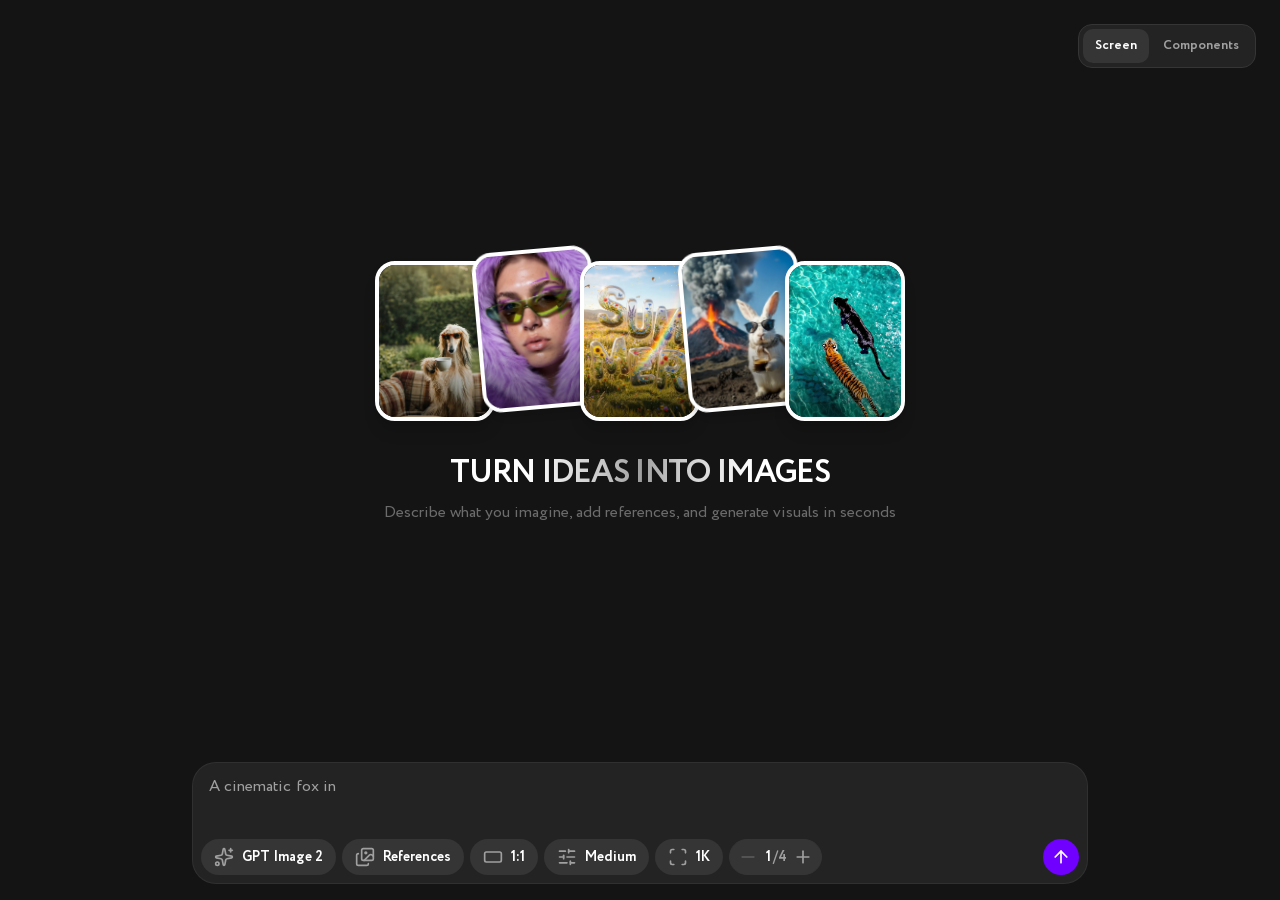
<file: index.html>
<!doctype html>
<html lang="en" class="is-entering">
  <head>
    <meta charset="UTF-8" />
    <meta name="viewport" content="width=device-width, initial-scale=1.0" />
    <meta name="theme-color" content="#141414" />
    <title>Turn Ideas Into Images</title>
    <script>if (new URLSearchParams(location.search).has('storybook')) document.documentElement.classList.add('story-mode');</script>
    <link rel="stylesheet" href="./styles.css?v=20261012-01" />
    <link rel="stylesheet" href="./storybook-frame.css" />
  </head>
  <body>
    <main class="page">
      <header class="page-header">
        <details class="mobile-view-menu">
          <summary aria-label="Local views"><img src="./assets/settings.svg" width="20" height="20" alt="" /></summary>
          <nav class="mobile-view-links" aria-label="Local views">
            <a href="./index.html" aria-current="page">Screen</a>
            <a href="./storybook.html">Components</a>
          </nav>
        </details>
      </header>
      <nav class="view-switch" aria-label="Local views">
        <a href="./index.html" aria-current="page">Screen</a>
        <a href="./storybook.html">Components</a>
      </nav>
      <section class="hero" aria-labelledby="hero-title">
        <div class="image-gallery" aria-label="Example image prompts">
          <button type="button" class="gallery-card gallery-card-one" aria-label="Preview prompt for a dog portrait" data-prompt="A cinematic portrait of an elegant Afghan hound resting on a patterned sofa in a lush garden, soft afternoon light, rich natural colors, detailed fur, editorial photography."><img src="./assets/gallery-1.png" alt="" /></button>
          <button type="button" class="gallery-card gallery-card-two" aria-label="Preview prompt for a fashion portrait" data-prompt="A close-up fashion portrait of a woman with vivid purple hair and translucent green sunglasses, confident expression, iridescent makeup, dramatic studio lighting, high-end editorial photography."><img src="./assets/gallery-2.png" alt="" /></button>
          <button type="button" class="gallery-card gallery-card-three" aria-label="Preview prompt for a surreal flower garden" data-prompt="Surreal chrome letters floating above a field of wildflowers under a bright blue sky, playful dreamlike atmosphere, tiny butterflies, colorful reflections, imaginative 3D art."><img src="./assets/gallery-3.png" alt="" /></button>
          <button type="button" class="gallery-card gallery-card-four" aria-label="Preview prompt for a rabbit near a volcano" data-prompt="A white rabbit wearing tiny sunglasses on dark volcanic rock, an erupting volcano and billowing smoke behind it, cinematic contrast, whimsical adventure photography."><img src="./assets/gallery-4.png" alt="" /></button>
          <button type="button" class="gallery-card gallery-card-five" aria-label="Preview prompt for an underwater tiger" data-prompt="A tiger swimming through crystal-clear turquoise water beside a sleek black panther, sunlight rippling across the pool, overhead view, surreal wildlife photography."><img src="./assets/gallery-5.png" alt="" /></button>
        </div>
        <div class="hero-copy">
          <h1 id="hero-title">TURN IDEAS INTO IMAGES</h1>
          <p>Describe what you imagine, add references, and generate visuals in seconds</p>
        </div>
      </section>

      <section class="generation-grid" id="generation-grid" aria-label="Generation results" hidden></section>
      <div class="composer-region">
      <section class="prompt-field" id="prompt-field" aria-label="Image generation prompt">
        <div class="attachments" id="attachments" hidden></div>
        <div class="input-wrap">
          <label class="sr-only" for="prompt-input">Image prompt</label>
          <textarea id="prompt-input" rows="1" placeholder="A cinematic fox in a neon city"></textarea>
        </div>
        <div class="toolbar">
          <div class="settings" role="group" aria-label="Generation settings">
            <button type="button" class="setting-button model-trigger" id="model-selector" data-menu="model" aria-haspopup="dialog" aria-expanded="false" aria-label="Select model: GPT Image 2">
              <img class="setting-icon" src="./assets/sparkles.svg" width="20" height="20" alt="" />
              <span id="model-name">GPT Image 2</span>
            </button>
            <div id="model-settings" class="model-settings"></div>
            <div class="result-stepper" role="group" aria-label="Number of results">
              <button type="button" class="stepper-control" id="result-decrement" aria-label="Decrease number of results" disabled><img src="./assets/minus.svg" width="20" height="20" alt="" /></button>
              <output class="stepper-value" id="result-count" aria-live="polite" aria-atomic="true"><span class="stepper-current" id="result-current">1</span><span class="stepper-total">/4</span></output>
              <button type="button" class="stepper-control" id="result-increment" aria-label="Increase number of results"><img src="./assets/plus.svg" width="20" height="20" alt="" /></button>
            </div>
          </div>
          <button type="button" class="submit-button" id="submit" aria-label="Enter an image prompt">
            <img src="./assets/arrow-up.svg" width="20" height="20" alt="" />
            <span class="spinner" aria-hidden="true"></span>
          </button>
        </div>
        <div class="drop-overlay" aria-hidden="true">Drop images to add references</div>
      </section>
        <div class="feedback" id="feedback" role="status" aria-live="polite"></div>
      </div>
      <input type="file" id="file-input" accept="image/*" multiple hidden />
    </main>
    <div class="menu-layer" id="menu-layer"></div>
    <dialog class="image-viewer" id="image-viewer" aria-label="Generated image preview">
      <button type="button" class="image-viewer-close" aria-label="Close image preview"><svg width="18" height="18" viewBox="0 0 18 18" fill="none" aria-hidden="true"><path d="M3.5 3.5 14.5 14.5M14.5 3.5 3.5 14.5" stroke="currentColor" stroke-width="2" stroke-linecap="round" /></svg></button>
      <div class="image-viewer-stage"><img class="image-viewer-image" alt="" /></div>
    </dialog>
    <script src="./models.js" defer></script>
    <script src="./app.js?v=20261011-12" defer></script>
    <script src="./generation-grid.js?v=20261012-01" defer></script>
    <script src="./storybook-bridge.js" defer></script>
  </body>
</html>
</file>
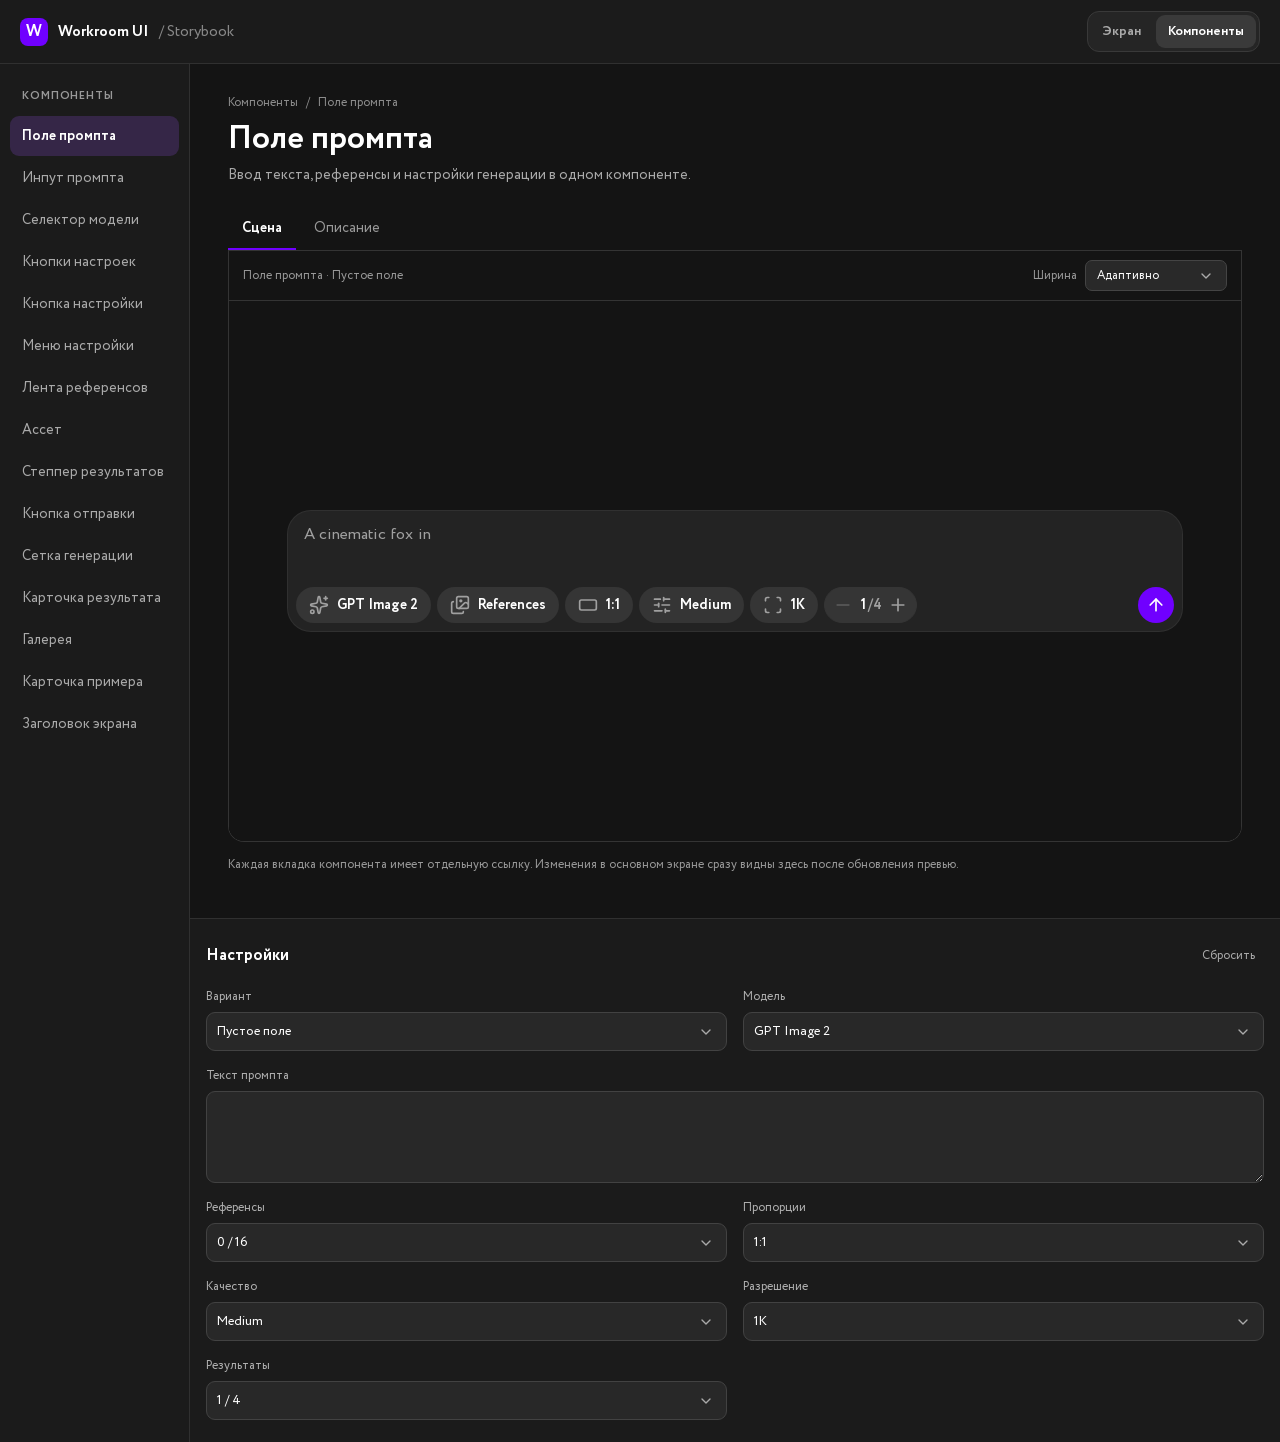
<file: storybook.html>
<!doctype html>
<html lang="ru">
  <head>
    <meta charset="UTF-8" />
    <meta name="viewport" content="width=device-width, initial-scale=1.0" />
    <meta name="theme-color" content="#141414" />
    <title>Компоненты · Turn Ideas Into Images</title>
    <link rel="stylesheet" href="./storybook.css" />
  </head>
  <body>
    <header class="workbench-header">
      <div class="workbench-brand"><span class="brand-mark" aria-hidden="true">W</span><span>Workroom UI</span><span class="brand-suffix">/ Storybook</span></div>
      <nav class="workbench-views" aria-label="Локальные вкладки">
        <a href="./index.html">Экран</a>
        <a href="./storybook.html" aria-current="page">Компоненты</a>
      </nav>
    </header>
    <div class="workbench-layout">
      <aside class="workbench-sidebar" aria-label="Каталог компонентов">
        <div class="sidebar-heading">КОМПОНЕНТЫ</div>
        <nav id="component-nav" aria-label="Выбор компонента"></nav>
      </aside>
      <main class="workbench-main">
        <header class="story-heading">
          <div class="story-path">Компоненты <span aria-hidden="true">/</span> <span id="story-path-name">Поле промпта</span></div>
          <h1 id="story-title">Поле промпта</h1>
          <p id="story-summary"></p>
        </header>
        <div class="story-tabs" role="tablist" aria-label="Режим просмотра">
          <button type="button" id="canvas-tab" role="tab" aria-selected="true" aria-controls="story-canvas">Сцена</button>
          <button type="button" id="docs-tab" role="tab" aria-selected="false" aria-controls="story-docs">Описание</button>
        </div>
        <section id="story-canvas" class="canvas-panel" role="tabpanel" aria-labelledby="canvas-tab">
          <div class="canvas-toolbar">
            <span id="canvas-caption">Реальный компонент экрана</span>
            <label class="viewport-control">Ширина
              <select id="viewport-select" aria-label="Ширина превью">
                <option value="fluid">Адаптивно</option>
                <option value="wide">1400 px</option>
                <option value="desktop">1100 px</option>
                <option value="tablet">768 px</option>
                <option value="mobile">390 px</option>
              </select>
            </label>
          </div>
          <div class="canvas-stage" id="canvas-stage">
            <iframe id="story-frame" title="Превью компонента"></iframe>
          </div>
        </section>
        <section id="story-docs" class="docs-panel" role="tabpanel" aria-labelledby="docs-tab" hidden>
          <h2>О компоненте</h2>
          <p id="docs-description"></p>
          <h3>Варианты</h3>
          <ul id="docs-variants"></ul>
          <h3>Что проверить</h3>
          <p id="docs-interactions"></p>
          <h3>Исходники</h3>
          <ul id="docs-sources"></ul>
        </section>
        <p class="story-hint">Каждая вкладка компонента имеет отдельную ссылку. Изменения в основном экране сразу видны здесь после обновления превью.</p>
      </main>
      <aside class="workbench-controls" aria-label="Настройки превью">
        <div class="controls-heading"><h2>Настройки</h2><button id="reset-controls" type="button">Сбросить</button></div>
        <div id="story-controls"></div>
      </aside>
    </div>
    <script src="./models.js" defer></script>
    <script src="./storybook.js" defer></script>
  </body>
</html>
</file>
<file: styles.css>
@font-face {
  font-family: "Circe";
  src: local("Circe Regular"), local("Circe"), url("./assets/fonts/circe.ttf") format("truetype");
  font-weight: 400;
  font-display: swap;
}

@font-face {
  font-family: "Circe";
  src: local("Circe Bold"), local("Circe-Bold"), url("./assets/fonts/circe-bold.ttf") format("truetype");
  font-weight: 700;
  font-display: swap;
}

:root {
  color-scheme: dark;
  font-family: "Circe", Arial, sans-serif;
  background: #141414;
  color: #fff;
  font-synthesis: none;
}
html.is-entering { overflow: hidden; }
html.has-generation:not(.story-mode),
html.has-generation:not(.story-mode) body { height: 100%; overflow: hidden; }

* { box-sizing: border-box; }

body { margin: 0; min-width: 320px; }
button, textarea { font: inherit; }
button { -webkit-tap-highlight-color: transparent; }
button, a, summary { touch-action: manipulation; }

.page {
  position: relative;
  min-height: 100vh;
  min-height: 100dvh;
  height: 100dvh;
  padding: 16px 16px calc(32px + var(--composer-base-height, 98px));
  display: flex;
  flex-direction: column;
  align-items: center;
}
html.has-generation:not(.story-mode) .page { height: 100dvh; min-height: 0; overflow: hidden; }

.hero {
  display: flex;
  flex: 1;
  flex-direction: column;
  align-items: center;
  justify-content: center;
  gap: 32px;
  width: 100%;
}

.image-gallery { position: relative; width: min(531px, 100%); aspect-ratio: 531 / 184; flex: none; }
.is-entering .image-gallery { pointer-events: none; }
.gallery-card { position: absolute; top: 13.04%; width: 22.6%; aspect-ratio: 3 / 4; padding: 0; overflow: hidden; border: clamp(2px, .4vw, 4px) solid #fff; border-radius: clamp(11px, 2vw, 20px); box-shadow: 0 13px 13px rgba(0,0,0,.09), 0 3px 7px rgba(0,0,0,.1); background: #292929; cursor: pointer; transform: rotate(var(--card-rotation, 0deg)) translate3d(0, 0, 0) scale(1); transform-origin: center; backface-visibility: hidden; will-change: transform, opacity; transition: transform 360ms cubic-bezier(.2,.8,.2,1), box-shadow 360ms ease; animation: card-arrive 600ms cubic-bezier(.16, 1, .3, 1) backwards; }
.gallery-card img { position: absolute; inset: 0; display: block; width: 100%; height: 100%; object-fit: cover; }
.gallery-card.is-previewed, .gallery-card:focus-visible { z-index: 6; transform: rotate(var(--card-rotation, 0deg)) translate3d(0, -8px, 0) scale(1.08); box-shadow: 0 20px 32px rgba(0,0,0,.3), 0 0 0 1px rgba(255,255,255,.2); }
@media (hover: hover) { .gallery-card:hover { z-index: 6; transform: rotate(var(--card-rotation, 0deg)) translate3d(0, -8px, 0) scale(1.08); box-shadow: 0 20px 32px rgba(0,0,0,.3), 0 0 0 1px rgba(255,255,255,.2); } }
.gallery-card:focus-visible { outline: 2px solid #7000ff; outline-offset: 4px; }
.gallery-card-one { left: 0; z-index: 1; animation-delay: 440ms; }
.gallery-card-two { top: 6.52%; left: 19.35%; z-index: 2; --card-rotation: -5deg; animation-delay: 500ms; }
.gallery-card-three { left: 38.7%; z-index: 3; animation-delay: 560ms; }
.gallery-card-four { top: 6.52%; left: 58.05%; z-index: 4; --card-rotation: -5deg; animation-delay: 620ms; }
.gallery-card-five { left: 77.4%; z-index: 5; animation-delay: 680ms; }

.hero-copy { display: flex; flex-direction: column; align-items: center; gap: 8px; text-align: center; }
.hero-copy h1 { margin: 0; color: #fff; font-size: 32px; font-weight: 700; line-height: 40px; letter-spacing: -1.28px; animation: copy-arrive 480ms cubic-bezier(.22, 1, .36, 1) 500ms backwards; }
@supports ((background-clip: text) or (-webkit-background-clip: text)) {
  .hero-copy h1 {
    background-image: linear-gradient(90deg,
      #fff 0%, #fff 10%, #c8c8c8 20%, #9e9e9e 25%, #c8c8c8 30%, #fff 40%, #fff 50%,
      #fff 60%, #c8c8c8 70%, #9e9e9e 75%, #c8c8c8 80%, #fff 90%, #fff 100%);
    background-size: 200% 100%;
    background-position: 100% 50%;
    background-clip: text;
    -webkit-background-clip: text;
    color: transparent;
    -webkit-text-fill-color: transparent;
    animation: copy-arrive 480ms cubic-bezier(.22, 1, .36, 1) 500ms backwards,
      title-gradient 7s linear 1s infinite;
  }
}
.hero-copy p { margin: 0; color: #6c6c6c; font-size: 16px; font-weight: 400; line-height: 24px; animation: copy-arrive 480ms cubic-bezier(.22, 1, .36, 1) 630ms backwards; }
.composer-region { position: absolute; z-index: 6; bottom: 16px; left: 50%; width: min(896px, calc(100% - 32px)); transform: translateX(-50%); background: transparent; }

/* A generation reads like one prompt and its visual response. */
.generation-grid[hidden] { display: none !important; }
.page.has-generation .hero { display: none; }
html:not(.story-mode) .page.has-generation { padding-bottom: 0; }
html:not(.story-mode) .page.has-generation::after {
  content: "";
  position: absolute;
  z-index: 5;
  right: 0;
  bottom: 0;
  left: 0;
  height: calc(var(--composer-current-height, 180px) + 48px);
  background: linear-gradient(to bottom, transparent 0%, rgba(0,0,0,.04) 65%, rgba(0,0,0,.12) 100%);
  pointer-events: none;
}
html:not(.story-mode) .page.has-generation .generation-grid { padding-bottom: calc(var(--composer-current-height, 180px) + 32px); }
.generation-grid {
  flex: 1;
  width: min(100%, 1600px);
  min-height: 0;
  margin-top: 82px;
  padding-bottom: 16px;
  overflow: auto;
  overscroll-behavior: contain;
  scrollbar-width: thin;
  scrollbar-color: #424242 transparent;
}
.generation-grid.is-appearing { animation: generation-grid-enter 620ms cubic-bezier(.22, 1, .36, 1) both; }
@keyframes generation-grid-enter {
  from { opacity: 0; transform: translateY(18px); }
  to { opacity: 1; transform: translateY(0); }
}
.generation-grid-actions { display: flex; justify-content: flex-start; gap: 4px; margin-top: 8px; animation: generation-actions-in 460ms cubic-bezier(.22, 1, .36, 1) 60ms backwards; }
@keyframes generation-actions-in { from { opacity: 0; transform: translateY(8px); } to { opacity: 1; transform: translateY(0); } }
.generation-grid-action { display: grid; place-items: center; width: 28px; height: 28px; padding: 0; border: 0; border-radius: 7px; background: transparent; color: #6c6c6c; cursor: pointer; transition: color 180ms ease, background-color 180ms ease; }
.generation-grid-action img { width: 18px; height: 18px; }
.generation-grid-action:hover { color: #fff; background: #232323; }
.generation-grid-action:hover img { filter: brightness(2.4); }
.generation-grid-action.is-selected { background: #353535; }
.generation-grid-action.is-selected img { filter: brightness(2.4); }
.generation-grid-action:focus-visible, .generation-card-tool:focus-visible { outline: 2px solid #7000ff; outline-offset: 3px; }
.generation-results { display: grid; grid-template-columns: minmax(230px, 300px) minmax(0, 1fr); align-items: start; gap: 12px; width: 100%; }
.generation-prompt-column { display: flex; flex-direction: column; min-width: 0; }
.generation-card-strip { display: grid; grid-template-columns: repeat(var(--result-columns), minmax(0, 1fr)); align-items: start; gap: 12px; min-width: 0; }
.generation-results[data-count="1"] .generation-card { max-width: 520px; }
.generation-prompt-preview { position: relative; display: flex; flex-direction: column; gap: 8px; min-width: 0; padding: 16px; border-radius: 24px; background: #232323; overflow: hidden; overflow-wrap: anywhere; cursor: copy; transition: background-color 180ms ease, box-shadow 180ms ease; }
.generation-prompt-preview:hover { background: #292929; }
.generation-prompt-preview.is-empty-prompt, .generation-prompt-preview.is-empty-prompt:hover { background: #232323; cursor: default; }
.generation-prompt-preview.is-empty-prompt p { color: #6c6c6c; }
.generation-prompt-preview.is-empty-prompt::after { display: none; }
.generation-prompt-preview:focus-visible { outline: 2px solid #888; outline-offset: 2px; }
.generation-prompt-preview.is-copied { background: #303030; box-shadow: inset 0 0 0 1px #6c6c6c; }
.generation-prompt-preview::after { content: attr(data-copy-label); position: absolute; top: 12px; right: 12px; z-index: 1; padding: 5px 8px; border-radius: 7px; background: #393939; color: #fff; font-size: 12px; font-weight: 600; line-height: 16px; white-space: nowrap; opacity: 0; transform: translateY(3px); pointer-events: none; transition: opacity 160ms ease, transform 160ms ease; }
.generation-prompt-preview:focus-visible::after, .generation-prompt-preview.is-copied::after { opacity: 1; transform: translateY(0); }
@media (hover: hover) { .generation-prompt-preview:hover::after { opacity: 1; transform: translateY(0); } }
.generation-prompt-preview p { display: -webkit-box; -webkit-box-orient: vertical; -webkit-line-clamp: var(--prompt-lines, 12); flex: none; overflow: hidden; margin: 0; color: #fff; font-size: 16px; line-height: 22px; }
.generation-prompt-assets { display: flex; flex-wrap: nowrap; gap: 4px; flex: none; min-width: 0; overflow-x: auto; overflow-y: hidden; scrollbar-width: thin; }
.generation-reference-item .attachment { cursor: default; }
.generation-reference-item .attachment:hover > img:first-child { transform: none; }
.generation-card { position: relative; display: grid; place-items: center; min-width: 0; overflow: hidden; border: 0; border-radius: 24px; background: #232323; }
.generation-card.is-loading { background: linear-gradient(105deg, #232323 12%, #353535 34%, #292929 48%, #232323 70%); background-size: 230% 100%; animation: generation-shimmer 2.6s ease-in-out infinite; animation-delay: var(--shimmer-delay, 0s); }
@keyframes generation-shimmer { from { background-position: 100% 50%; } to { background-position: -100% 50%; } }
.generation-card.is-ready { animation: generation-reveal 380ms cubic-bezier(.22,1,.36,1) both; }
@keyframes generation-reveal { from { opacity: .55; transform: scale(.98); } to { opacity: 1; transform: scale(1); } }
.generation-card-preview { position: absolute; inset: 0; display: block; width: 100%; height: 100%; padding: 0; border: 0; background: transparent; cursor: zoom-in; }
.generation-card-preview:focus-visible { outline: 2px solid #a768ff; outline-offset: -2px; }
.generation-card-image { position: absolute; inset: 0; display: block; width: 100%; height: 100%; object-fit: cover; }
.generation-loading { position: relative; display: inline-flex; align-items: center; gap: 8px; padding: 8px 12px; border-radius: 999px; background: rgba(20,20,20,.48); color: #d0d0d0; font-size: 14px; font-weight: 700; line-height: 20px; }
.generation-loading-spinner { width: 16px; height: 16px; border: 2px solid rgba(208,208,208,.3); border-top-color: #d0d0d0; border-radius: 50%; animation: spin 1.4s linear infinite; }
.generation-card.is-error { outline: 2px solid #ff2424; outline-offset: -2px; }
.generation-card-error { display: grid; place-items: center; width: 56px; height: 56px; border: 4px solid #ff2424; border-radius: 50%; color: #ff2424; font-size: 36px; font-weight: 700; line-height: 1; }
.generation-card-overlay { position: absolute; inset: 0; display: flex; align-items: flex-start; justify-content: flex-end; padding: 10px; opacity: 0; pointer-events: none; transition: opacity 260ms cubic-bezier(.22, 1, .36, 1); }
.generation-card:hover .generation-card-overlay, .generation-card:has(.generation-card-tool:focus-visible) .generation-card-overlay, .generation-card.is-demo-hover .generation-card-overlay, .generation-card.is-favorite .generation-card-overlay { opacity: 1; }
.generation-card-tools { display: flex; gap: 6px; pointer-events: none; }
.generation-card:hover .generation-card-tools, .generation-card:has(.generation-card-tool:focus-visible) .generation-card-tools, .generation-card.is-demo-hover .generation-card-tools, .generation-card.is-favorite .generation-card-tools { pointer-events: auto; }
.generation-card.is-favorite:not(:hover):not(:has(.generation-card-tool:focus-visible)):not(.is-demo-hover) .generation-card-tool:not([data-action="favorite"]) { visibility: hidden; pointer-events: none; }
.generation-card-tool { display: grid; place-items: center; width: 32px; height: 32px; padding: 5px; border: 1px solid #707070; border-radius: 50%; background: rgba(58,58,58,.9); cursor: pointer; transition: background-color 180ms ease, border-color 180ms ease; }
.generation-card-tool img { width: 20px; height: 20px; }
.generation-card-tool:hover { background: rgba(96,96,96,.86); border-color: #929292; }
.generation-card-tool[aria-pressed="true"] { background: rgba(71,71,71,.82); }
.image-viewer { position: fixed; inset: 0; width: 100vw; height: 100dvh; max-width: none; max-height: none; margin: 0; padding: 32px 24px 24px; border: 0; overflow: hidden; background: rgba(9,9,9,.97); color: #fff; }
.image-viewer[open] { display: flex; flex-direction: column; align-items: center; gap: 20px; animation: image-viewer-surface-in 320ms ease-out both; }
.image-viewer::backdrop { background: rgba(0,0,0,.88); animation: image-viewer-backdrop-in 320ms ease-out both; }
.image-viewer-stage { display: flex; flex: 1 1 auto; align-items: center; justify-content: center; width: 100%; min-height: 0; }
.image-viewer-image { display: block; width: auto; height: auto; max-width: 100%; max-height: 100%; object-fit: contain; }
.image-viewer[open] .image-viewer-image { animation: image-viewer-image-in 460ms cubic-bezier(.22, 1, .36, 1) 40ms both; }
.image-viewer-close { position: absolute; z-index: 1; top: max(16px, env(safe-area-inset-top)); right: max(16px, env(safe-area-inset-right)); display: grid; place-items: center; width: 44px; height: 44px; padding: 0; border: 1px solid #707070; border-radius: 50%; background: rgba(71,71,71,.72); -webkit-backdrop-filter: blur(8px); backdrop-filter: blur(8px); color: #fff; cursor: pointer; }
.image-viewer-close svg { display: block; }
.image-viewer-close:focus-visible { outline: 2px solid #a768ff; outline-offset: 3px; }
.image-viewer .composer-region { position: relative; z-index: 1; flex: 0 0 auto; bottom: auto; left: auto; width: min(896px, 100%); transform: none; }
.image-viewer[open] .composer-region { animation: image-viewer-composer-in 420ms cubic-bezier(.22, 1, .36, 1) 100ms both; }
.image-viewer .prompt-field { animation: none; }
.image-viewer[open] .image-viewer-close { animation: image-viewer-close-in 260ms ease-out 180ms both; }
@keyframes image-viewer-backdrop-in { from { background: rgba(0,0,0,0); } to { background: rgba(0,0,0,.88); } }
@keyframes image-viewer-surface-in { from { background: rgba(9,9,9,0); } to { background: rgba(9,9,9,.97); } }
@keyframes image-viewer-image-in { from { opacity: 0; transform: translateY(12px) scale(.965); } to { opacity: 1; transform: translateY(0) scale(1); } }
@keyframes image-viewer-composer-in { from { opacity: 0; transform: translateY(14px); } to { opacity: 1; transform: translateY(0); } }
@keyframes image-viewer-close-in { from { opacity: 0; } to { opacity: 1; } }
@media (max-width: 600px) {
  .image-viewer { padding: max(16px, env(safe-area-inset-top)) 12px max(12px, env(safe-area-inset-bottom)); }
  .image-viewer[open] { gap: 12px; }
  .image-viewer .composer-region { width: 100%; }
}

@keyframes card-arrive {
  from { opacity: 0; transform: rotate(var(--card-rotation, 0deg)) translate3d(16px, 8px, 0) scale(.96); }
  to { opacity: 1; transform: rotate(var(--card-rotation, 0deg)) translate3d(0, 0, 0) scale(1); }
}
@keyframes copy-arrive { from { opacity: 0; transform: translateY(8px); } to { opacity: 1; transform: translateY(0); } }
@keyframes title-gradient { from { background-position: 100% 50%; } to { background-position: 0% 50%; } }
@keyframes composer-arrive { from { opacity: 0; transform: translateY(8px) scale(.985); } to { opacity: 1; transform: translateY(0) scale(1); } }

.prompt-field {
  position: relative;
  display: flex;
  flex-direction: column;
  gap: 12px;
  padding: 8px;
  min-height: 122px;
  width: min(896px, 100%);
  border: 1px solid rgba(53, 53, 53, .75);
  border-radius: 24px;
  background: #232323;
  transition: border-color 200ms ease, box-shadow 240ms ease, transform 240ms cubic-bezier(.2,.8,.2,1);
  animation: composer-arrive 510ms cubic-bezier(.22, 1, .36, 1) 100ms backwards;
}
.prompt-field.is-dragging { border-color: #7000ff; transform: scale(1.005); }

.input-wrap { position: relative; padding: 4px 8px; min-height: 56px; display: flex; align-items: center; }
textarea {
  display: block;
  width: 100%;
  min-height: 24px;
  max-height: 168px;
  padding: 0;
  resize: none;
  border: 0;
  outline: 0;
  overflow-y: auto;
  background: transparent;
  color: #fff;
  caret-color: #7000ff;
  font-size: 16px;
  font-weight: 400;
  line-height: 24px;
  letter-spacing: 0;
  overflow-wrap: anywhere;
}
textarea::placeholder { color: #a0a0a0; opacity: 1; }
#prompt-input.is-animated-placeholder::placeholder { color: transparent; }
.prompt-placeholder-words { position: absolute; top: 4px; right: 8px; left: 8px; max-height: 48px; overflow: hidden; color: #a0a0a0; font-size: 16px; line-height: 24px; pointer-events: none; transition: opacity 380ms ease, transform 380ms ease; }
.prompt-placeholder-words[hidden] { display: none; }
.prompt-placeholder-words.is-exiting { opacity: 0; transform: translateY(-3px); }
.prompt-placeholder-word { display: inline-block; margin-right: .28em; opacity: 0; transform: translateY(5px); animation: prompt-word-in 420ms cubic-bezier(.22, 1, .36, 1) forwards; }
@keyframes prompt-word-in { to { opacity: 1; transform: translateY(0); } }
html.has-submitted-prompt #prompt-input::placeholder { animation: prompt-placeholder-in 320ms ease-out both; }
@keyframes prompt-placeholder-in { from { opacity: 0; } to { opacity: 1; } }
@media (prefers-reduced-motion: reduce) { html.has-submitted-prompt #prompt-input::placeholder { animation: none; } }
textarea { transition: height 240ms cubic-bezier(.22, 1, .36, 1); }
#prompt-input { min-height: 48px; }
.input-measure { position: absolute; height: 0; min-height: 0; max-height: none; overflow: hidden; visibility: hidden; pointer-events: none; transition: none; }

.toolbar { display: flex; justify-content: space-between; align-items: flex-end; gap: 12px; }
.settings { display: flex; flex-wrap: wrap; align-items: center; gap: 6px; min-width: 0; padding-right: 16px; }
.setting-button {
  position: relative;
  display: inline-flex;
  align-items: center;
  justify-content: center;
  gap: 8px;
  height: 36px;
  padding: 0 12px;
  flex: none;
  border: 1.5px solid transparent;
  border-radius: 24px;
  background: #353535;
  color: #fff;
  cursor: pointer;
  white-space: nowrap;
  font-size: 14px;
  font-weight: 700;
  line-height: 20px;
  transition: background-color 180ms ease, border-color 180ms ease, transform 220ms cubic-bezier(.2,.8,.2,1), box-shadow 180ms ease;
}
.setting-button:hover { background: #474747; }
.setting-button:active { transform: scale(.96); }
.setting-button[aria-expanded="true"] { background: rgba(255,255,255,.16); border-color: rgba(255,255,255,.88); }
.setting-button.is-filled { border-color: rgba(255,255,255,.82); }
.setting-button:focus-visible, .stepper-control:focus-visible, .submit-button:focus-visible, .menu-item:focus-visible, .attachment:focus-visible, .attachment-remove:focus-visible {
  outline: 2px solid #7000ff;
  outline-offset: 3px;
}
.setting-icon { width: 20px; height: 20px; flex: none; filter: brightness(1.48); }
.button-content { display: inline-flex; gap: 8px; align-items: center; }
.frame-button.is-filled .frame-icon { display: none; }
.chip-thumbnail { display: block; width: 20px; height: 20px; border-radius: 4px; object-fit: cover; }
.result-stepper { display: flex; align-items: center; justify-content: center; gap: 8px; width: 93px; height: 36px; padding: 0 8px; flex: none; border: 1px solid #353535; border-radius: 24px; background: #353535; color: #fff; }
.stepper-control { display: grid; place-items: center; width: 20px; height: 20px; padding: 0; flex: none; border: 0; border-radius: 50%; background: transparent; cursor: pointer; transition: transform 160ms ease; }
.stepper-control img { display: block; width: 20px; height: 20px; filter: brightness(1.48); transition: filter 160ms ease, opacity 160ms ease; }
.stepper-control:hover:not(:disabled) img { filter: brightness(2.36); }
.stepper-control:active:not(:disabled) { transform: scale(.88); }
.stepper-control:disabled { cursor: default; }
.stepper-control:disabled img { opacity: .38; }
.stepper-value { display: flex; align-items: center; justify-content: center; width: 19px; flex: none; font-size: 14px; font-weight: 700; font-variant-numeric: tabular-nums; font-feature-settings: "tnum" 1; line-height: 20px; white-space: nowrap; }
.stepper-current { color: #fff; }
.stepper-total { color: #a0a0a0; }

.submit-button {
  position: relative;
  display: grid;
  place-items: center;
  width: 36px;
  height: 36px;
  padding: 8px;
  border: 0;
  border-radius: 50%;
  flex: none;
  background: #7000ff;
  cursor: pointer;
  transition: background-color 180ms ease, opacity 180ms ease, transform 220ms cubic-bezier(.2,.8,.2,1), box-shadow 180ms ease;
}
.submit-button img { width: 20px; height: 20px; transition: transform 220ms cubic-bezier(.2,.8,.2,1), opacity 180ms ease, filter 180ms ease; }
.submit-button:hover:not(:disabled) { background: #851fff; }
.submit-button:active:not(:disabled) { background: #5200c7; transform: scale(.9); box-shadow: none; }
.submit-button.is-loading { background: #7000ff; cursor: progress; }
.submit-button.is-loading img { opacity: 0; }
.spinner { position: absolute; width: 18px; height: 18px; border: 2px solid rgba(255,255,255,.35); border-top-color: #fff; border-radius: 50%; opacity: 0; }
.is-loading .spinner { opacity: 1; animation: spin .7s linear infinite; }
@keyframes spin { to { transform: rotate(360deg); } }

.attachments {
  display: flex;
  flex-wrap: nowrap;
  align-items: flex-start;
  gap: 4px;
  width: 100%;
  min-width: 0;
  height: 84px;
  padding: 8px 4px 12px 0;
  margin-top: -8px;
  overflow-x: auto;
  overflow-y: hidden;
  overscroll-behavior-inline: contain;
  scrollbar-width: thin;
  scrollbar-color: #5a5a5a transparent;
  animation: enter 240ms cubic-bezier(.2,.8,.2,1) both;
  transition: height 320ms cubic-bezier(.22, 1, .36, 1), padding-top 320ms cubic-bezier(.22, 1, .36, 1), padding-bottom 320ms cubic-bezier(.22, 1, .36, 1);
}
.attachments.is-collapsing { height: 8px; padding-top: 0; padding-bottom: 0; }
.attachments::-webkit-scrollbar { height: 6px; }
.attachments::-webkit-scrollbar-thumb { background: #5a5a5a; border-radius: 6px; }
.attachments::-webkit-scrollbar-track { background: transparent; }
.attachments::after { content: ""; flex: 0 0 12px; }
.attachments.can-scroll-right {
  -webkit-mask-image: linear-gradient(to right, #000 0, #000 calc(100% - 16px), transparent 100%);
  mask-image: linear-gradient(to right, #000 0, #000 calc(100% - 16px), transparent 100%);
}
.attachments.can-scroll-left {
  -webkit-mask-image: linear-gradient(to right, transparent 0, #000 16px, #000 100%);
  mask-image: linear-gradient(to right, transparent 0, #000 16px, #000 100%);
}
.attachments.can-scroll-left.can-scroll-right {
  -webkit-mask-image: linear-gradient(to right, transparent 0, #000 16px, #000 calc(100% - 16px), transparent 100%);
  mask-image: linear-gradient(to right, transparent 0, #000 16px, #000 calc(100% - 16px), transparent 100%);
}
.attachments[hidden] { display: none; }
.attachments:not([hidden]) + .input-wrap { margin-top: -12px; }
.attachment-item { position: relative; width: 64px; height: 64px; flex: none; transition: width 180ms ease, height 180ms ease, opacity 180ms ease, transform 180ms ease; }
.attachment-item.is-removing { width: 0; height: 0; opacity: 0; transform: scale(.88); pointer-events: none; }
.attachment { position: absolute; inset: 0; width: 64px; height: 64px; padding: 0; border: 1px solid #353535; border-radius: 16px; background: #353535; overflow: hidden; cursor: pointer; }
.attachment > img:first-child { display: block; width: 100%; height: 100%; object-fit: cover; transition: transform 240ms ease; }
.attachment:hover > img:first-child { transform: scale(1.08); }
.attachment::after { content: ""; position: absolute; inset: 0; background: linear-gradient(transparent 60%, rgba(0,0,0,.42)); pointer-events: none; }
.attachment-source { position: absolute; z-index: 1; bottom: 5px; left: 5px; display: block; width: 16px; height: 16px; filter: brightness(0) invert(1) drop-shadow(0 1px 2px #000); }
.attachment-item.is-loading .attachment::after { background: rgba(0,0,0,.48); }
.attachment-item.is-error .attachment { border: 2px solid #ff2424; }
.attachment-item.is-error .attachment::after { background: rgba(0,0,0,.68); }
.attachment-item.is-error .attachment-source { display: none; }
.attachment-status { position: absolute; z-index: 2; top: 50%; left: 50%; display: grid; place-items: center; transform: translate(-50%, -50%); }
.attachment-status-loading { width: 22px; height: 22px; border: 2px solid rgba(255,255,255,.35); border-top-color: #fff; border-radius: 50%; animation: attachment-spin .8s linear infinite; }
@keyframes attachment-spin { to { transform: translate(-50%, -50%) rotate(360deg); } }
.attachment-status-error { width: 28px; height: 28px; border: 3px solid #ff2424; border-radius: 50%; color: #ff2424; font-size: 21px; font-weight: 700; line-height: 1; }
.attachment-remove { position: absolute; z-index: 1; top: -7px; right: -7px; display: grid; place-items: center; width: 24px; height: 24px; padding: 0; border: 1px solid #707070; border-radius: 50%; background: rgba(71,71,71,.72); -webkit-backdrop-filter: blur(8px); backdrop-filter: blur(8px); color: #fff; cursor: pointer; opacity: 0; visibility: hidden; pointer-events: none; transform: scale(.88); transition: opacity 160ms ease, visibility 0s linear 160ms, transform 160ms ease, background-color 160ms ease, border-color 160ms ease; }
.attachment-item:hover .attachment-remove, .attachment-item:focus-within .attachment-remove { opacity: 1; visibility: visible; pointer-events: auto; transform: scale(1); transition-delay: 0s; }
.attachment-remove:hover { background: #606060; border-color: #929292; }
.attachment-remove::before, .attachment-remove::after { content: ""; position: absolute; width: 12px; height: 1.7px; border-radius: 2px; background: currentColor; }
.attachment-remove::before { transform: rotate(45deg); }
.attachment-remove::after { transform: rotate(-45deg); }
@media (hover: none) {
  .attachment-remove { opacity: 1; visibility: visible; pointer-events: auto; transform: none; }
}

.menu-layer { position: fixed; inset: 0; z-index: 10; pointer-events: none; transition: background-color 220ms ease; }
.popover {
  position: fixed;
  width: 220px;
  padding: 4px;
  border: 1px solid #353535;
  border-radius: 16px;
  background: #232323;
  box-shadow: 0 12px 32px rgba(0,0,0,.16), 0 28px 64px rgba(0,0,0,.12);
  pointer-events: auto;
  transform-origin: top left;
  animation: menu-in 180ms cubic-bezier(.2,.8,.2,1) both;
}
.popover-title { padding: 8px 12px 5px; color: #a0a0a0; font-size: 12px; font-weight: 700; line-height: 16px; }
.popover.is-closing { animation: menu-out 140ms ease both; pointer-events: none; }
@keyframes menu-out { to { opacity: 0; transform: translateY(-3px) scale(.98); } }
.menu-item { display: flex; align-items: center; gap: 8px; width: 100%; min-height: 38px; padding: 8px 10px; border: 0; border-radius: 10px; background: transparent; color: #fff; text-align: left; cursor: pointer; font-size: 14px; line-height: 20px; transition: background-color 150ms ease; }
.setting-popover .menu-item { min-height: 40px; padding: 8px 12px; border-radius: 12px; font-size: 16px; font-weight: 700; line-height: 24px; }
.menu-item:hover { background: #353535; }
.menu-item[aria-checked="true"] { background: #353535; }
.menu-item-ratio { display: grid; place-items: center; width: 20px; height: 20px; flex: none; }
.menu-item-ratio-shape { display: block; border: 1.5px solid #a0a0a0; border-radius: 3px; }
.menu-item[aria-checked="true"] .menu-item-ratio-shape { border-color: #fff; }
.menu-item-label { min-width: 0; flex: 1; }
.menu-item-check { display: block; width: 16px; height: 16px; flex: none; filter: brightness(2.36); }
.menu-item.danger { color: #ffb3b3; }
.menu-hint { padding: 5px 12px 8px; color: #a0a0a0; font-size: 12px; line-height: 16px; }
.menu-divider { height: 1px; margin: 6px 0; background: #353535; }
.popover.asset-popover { height: calc(var(--asset-peek-height, 247px) + 69px); padding: 8px 0 0; border-radius: 24px; overflow-x: hidden; overflow-y: auto; overflow-anchor: none; scrollbar-width: none; animation: asset-menu-in 220ms ease-out both; }
.popover.asset-popover.is-closing { animation: asset-menu-out 140ms ease both; }
@keyframes asset-menu-in { from { opacity: 0; } to { opacity: 1; } }
@keyframes asset-menu-out { to { opacity: 0; } }
.asset-popover::-webkit-scrollbar { display: none; }
.asset-popover:focus { outline: none; }
.asset-grid { display: grid; grid-template-columns: repeat(3, minmax(0, 1fr)); gap: 6px; padding: 0 8px 8px; }
.asset-grid-tile { position: relative; display: block; width: 100%; aspect-ratio: 1; padding: 0; overflow: hidden; border: 1px solid #424242; border-radius: 16px; background: #353535; cursor: pointer; transform: scale(1); transition: transform 260ms cubic-bezier(.22, 1, .36, 1), border-color 220ms ease, box-shadow 220ms ease, filter 160ms ease; }
.asset-grid-tile > img:first-child { display: block; width: 100%; height: 100%; object-fit: cover; }
.asset-grid-tile:hover:not(:disabled) { filter: brightness(1.12); border-color: #888; }
.asset-grid-tile:active:not(:disabled) { transform: scale(.94); transition-duration: 120ms; }
.asset-grid-tile[aria-pressed="true"] { border-color: #f3f3f3; box-shadow: 0 0 0 1px #f3f3f3; transform: scale(.98); }
.asset-grid-tile[aria-pressed="true"]:hover:not(:disabled) { border-color: #f3f3f3; }
.asset-grid-tile:disabled { opacity: .48; cursor: default; }
.asset-grid-tile:focus-visible { outline: 2px solid #a768ff; outline-offset: -3px; }
.asset-grid-check-badge { position: absolute; top: 6px; right: 6px; display: grid; place-items: center; width: 24px; height: 24px; border: 1px solid #707070; border-radius: 50%; background: rgba(71,71,71,.72); -webkit-backdrop-filter: blur(8px); backdrop-filter: blur(8px); opacity: 0; visibility: hidden; transform: scale(.65) translateY(2px); pointer-events: none; transition: opacity 180ms ease, transform 260ms cubic-bezier(.22, 1, .36, 1), visibility 0s linear 260ms; }
.asset-grid-check { display: block; width: 16px; height: 16px; filter: brightness(0) invert(1); }
.asset-grid-tile[aria-pressed="true"] .asset-grid-check-badge { opacity: 1; visibility: visible; transform: scale(1) translateY(0); transition-delay: 0s; }
.asset-popover-footer { position: sticky; bottom: 0; z-index: 1; display: grid; grid-template-columns: repeat(2, minmax(0, 1fr)); gap: 6px; padding: 8px; border-top: 1px solid #353535; background: #232323; }
.asset-popover-action { display: flex; align-items: center; justify-content: center; gap: 7px; min-width: 0; min-height: 42px; padding: 8px 8px; border: 1px solid transparent; border-radius: 16px; color: #fff; font-size: 14px; font-weight: 700; white-space: nowrap; cursor: pointer; transition: background-color 200ms ease, border-color 200ms ease, opacity 260ms ease, color 200ms ease; }
.asset-popover-action img { width: 20px; height: 20px; flex: none; }
.asset-select-count { display: inline-flex; align-items: center; font-variant-numeric: tabular-nums; font-feature-settings: "tnum" 1; }
.asset-popover-action.is-primary { background: #f3f3f3; color: #171717; }
.asset-popover-action.is-primary img { filter: brightness(0); }
.asset-popover-action.is-primary .stepper-current { color: #171717; }
.asset-popover-action.is-primary .stepper-total { color: #575757; }
.asset-popover-action.is-primary:hover:not(:disabled) { background: #fff; }
.asset-popover-action.is-primary:disabled { opacity: 1; background: #505050; color: #e8e8e8; }
.asset-popover-action.is-primary:disabled img { filter: brightness(0) invert(1); opacity: .85; }
.asset-popover-action.is-primary:disabled .stepper-current { color: #e8e8e8; }
.asset-popover-action.is-primary:disabled .stepper-total { color: #d0d0d0; }
.asset-popover-action.is-secondary { background: #353535; }
.asset-popover-action.is-secondary img { filter: brightness(2.3); }
.asset-popover-action.is-secondary:hover:not(:disabled) { background: #474747; }
.asset-popover-action:disabled { opacity: .4; cursor: default; }
.asset-popover-action:focus-visible { outline: 2px solid #a768ff; outline-offset: 2px; }
@keyframes menu-in { from { opacity: 0; transform: translateY(-5px) scale(.97); } to { opacity: 1; transform: translateY(0) scale(1); } }
@keyframes enter { from { opacity: 0; transform: translateY(-5px); } to { opacity: 1; transform: translateY(0); } }

.drop-overlay { position: absolute; inset: 0; display: grid; place-items: center; border-radius: 23px; background: rgba(35,35,35,.94); color: #fff; opacity: 0; pointer-events: none; transition: opacity 180ms ease; font-size: 16px; font-weight: 700; }
.is-dragging .drop-overlay { opacity: 1; }
.feedback { min-height: 34px; margin-top: 13px; color: #cbaaff; font-size: 14px; opacity: 0; transform: translateY(4px); transition: opacity 200ms ease, transform 200ms ease; }
.composer-region .feedback { position: absolute; bottom: calc(100% + 12px); left: 0; width: 100%; min-height: 0; margin: 0; pointer-events: none; }
.feedback.is-visible { opacity: 1; transform: translateY(0); }
.sr-only { position: absolute; width: 1px; height: 1px; padding: 0; margin: -1px; overflow: hidden; clip: rect(0,0,0,0); white-space: nowrap; border: 0; }

@media (min-width: 1150px) {
  .generation-results[data-count="3"] .generation-card-strip,
  .generation-results[data-count="4"] .generation-card-strip { grid-template-columns: repeat(3, minmax(0, 1fr)); }
}
@media (min-width: 1450px) {
  .generation-results[data-count="4"] .generation-card-strip { grid-template-columns: repeat(4, minmax(0, 1fr)); }
}
@media (max-width: 780px) {
  .generation-results[data-count="2"], .generation-results[data-count="3"], .generation-results[data-count="4"] { grid-template-columns: minmax(0, 1fr); }
  .generation-results > .generation-grid-actions { margin-top: 0; }
}
@media (max-width: 600px) {
  .page.has-generation { padding-top: 0; padding-bottom: 0; }
  .page.has-generation::before {
    content: "";
    position: absolute;
    z-index: 5;
    top: 0;
    right: 0;
    left: 0;
    height: 92px;
    background: linear-gradient(to bottom, #141414, rgba(20,20,20,.9) 48%, transparent);
    pointer-events: none;
  }
  .prompt-field { min-height: 98px; }
  .input-wrap { min-height: 32px; }
  #prompt-input { min-height: 24px; }
  .prompt-placeholder-words { max-height: 24px; white-space: nowrap; }
  .generation-grid {
    width: calc(100% + 32px);
    margin: 0 -16px;
    padding-top: 92px;
    padding-right: 16px;
    padding-bottom: calc(var(--composer-current-height, 180px) + 32px);
    padding-left: 16px;
    overflow-x: hidden;
    overflow-y: auto;
    scrollbar-width: none;
  }
  .generation-grid::-webkit-scrollbar,
  .generation-card-strip::-webkit-scrollbar { display: none; }
  .generation-results { display: flex; flex-direction: column; }
  .generation-prompt-column { display: contents; }
  .generation-grid-actions { order: 2; flex-wrap: wrap; margin-top: 0; }
  .generation-card-strip {
    display: flex;
    order: 1;
    width: calc(100% + 32px);
    margin-right: -16px;
    margin-left: -16px;
    gap: 8px;
    padding: 0 16px;
    overflow-x: auto;
    overscroll-behavior-x: contain;
    scroll-snap-type: x mandatory;
    scroll-padding-inline: 16px;
    scrollbar-width: none;
  }
  .generation-card { flex: 0 0 clamp(224px, 65vw, 280px); scroll-snap-align: start; }
  .hero { gap: 22px; }
  .hero-copy h1 { font-size: clamp(22px, 5.5vw, 32px); line-height: 1.2; letter-spacing: -.04em; }
  .hero-copy p { max-width: 36ch; line-height: 1.4; }
  .settings { gap: 6px; padding-right: 0; }
  .setting-button { padding-inline: 10px; }
  .toolbar { gap: 8px; }
  .submit-button { align-self: flex-end; }
}
@media (max-width: 600px), (hover: none) {
  .generation-card.is-ready .generation-card-overlay { opacity: 1; }
  .generation-card.is-ready .generation-card-tools { pointer-events: auto; }
}
@media (max-height: 520px) {
  .page { height: auto; }
  .hero { min-height: 240px; }
}
@media (prefers-reduced-motion: reduce) {
  *, *::before, *::after { animation-duration: .01ms !important; animation-delay: 0ms !important; animation-iteration-count: 1 !important; transition-duration: .01ms !important; scroll-behavior: auto !important; }
}

.page-header { position: absolute; top: 24px; left: 24px; z-index: 7; animation: copy-arrive 480ms cubic-bezier(.22,1,.36,1) 180ms backwards; }
.view-switch { position: absolute; top: 24px; right: 24px; z-index: 7; display: flex; gap: 2px; padding: 4px; border: 1px solid #353535; border-radius: 14px; background: #232323; }
.view-switch a { display: block; padding: 8px 12px; border-radius: 10px; color: #a0a0a0; font-size: 13px; font-weight: 700; line-height: 18px; text-decoration: none; }
.view-switch a[aria-current="page"] { background: #353535; color: #fff; }
.view-switch a:hover { color: #fff; }
.view-switch a:focus-visible { outline: 2px solid #7000ff; outline-offset: 2px; }
.mobile-view-menu { display: none; }
.model-trigger { max-width: min(220px, 100%); }
.model-trigger #model-name { overflow: hidden; text-overflow: ellipsis; }
.model-trigger:disabled { opacity: .6; cursor: progress; }
.model-settings { display: contents; }
.popover { overflow-y: auto; overscroll-behavior: contain; scrollbar-width: thin; }
.model-popover { display: flex; flex-direction: column; padding: 4px; overflow: hidden; }
.model-search { display: flex; align-items: center; gap: 10px; padding: 10px; border-bottom: 1px solid #424242; flex: none; }
.model-search input { min-width: 0; width: 100%; padding: 4px 0; border: 0; outline: none; background: transparent; color: #fff; font: inherit; font-size: 14px; caret-color: #7000ff; }
.model-search input::placeholder { color: #a0a0a0; }
.model-search:focus-within { border-bottom-color: #424242; }
.model-menu-close { display: none; place-items: center; width: 36px; height: 36px; padding: 0; flex: none; border: 0; border-radius: 50%; background: transparent; color: #a0a0a0; cursor: pointer; }
.model-menu-close svg { display: block; }
.model-menu-close:hover { background: #353535; color: #fff; }
.model-menu-close:focus-visible { outline: 2px solid #a768ff; outline-offset: 2px; }
.model-list { min-height: 0; max-height: min(480px, calc(100dvh - 160px)); overflow-y: auto; overscroll-behavior: contain; scrollbar-width: none; padding: 6px 0 2px; }
.model-list::-webkit-scrollbar { display: none; }
.model-option { min-height: 60px; padding: 10px; }
.model-option-icon { display: block; width: 20px; height: 20px; flex: none; filter: brightness(1.48); }
.model-option-copy { display: flex; flex: 1; flex-direction: column; gap: 2px; min-width: 0; }
.model-option-name { font-size: 16px; font-weight: 700; line-height: 22px; }
.model-option-meta { color: #a0a0a0; font-size: 13px; font-weight: 400; line-height: 18px; }
.model-option[aria-pressed="true"] { background: #353535; }
.model-check { width: 18px; height: 18px; filter: brightness(2.36); }
.menu-item:disabled { opacity: .38; cursor: default; }
.menu-item:disabled:hover { background: transparent; }
.reference-count { display: inline-flex; align-items: center; font-variant-numeric: tabular-nums; white-space: nowrap; }
.attachment-note { align-self: center; flex: none; padding: 4px 8px; color: #a0a0a0; font-size: 12px; white-space: nowrap; }
.library-tabs { display: flex; gap: 4px; padding: 4px; }
.library-tabs button { flex: 1; border: 0; border-radius: 8px; padding: 6px; background: transparent; color: #a0a0a0; font-size: 12px; cursor: pointer; }
.library-tabs button[aria-selected="true"] { background: #474747; color: white; }
.library-tabs button:focus-visible { outline: 2px solid #7000ff; outline-offset: 1px; }
.library-empty { padding: 28px 10px; text-align: center; color: #a0a0a0; font-size: 13px; }
@media (max-width: 600px) {
  html:not(.story-mode), html:not(.story-mode) body { height: 100%; overflow: hidden; overscroll-behavior: none; }
  html:not(.story-mode) .page { min-height: 0; height: 100dvh; overflow: hidden; }
  .page-header { top: 16px; left: 16px; right: 16px; display: flex; align-items: center; justify-content: flex-end; }
  .view-switch { display: none; }
  .mobile-view-menu { position: relative; display: block; }
  .mobile-view-menu summary { display: grid; place-items: center; width: 42px; height: 42px; border: 1px solid #353535; border-radius: 13px; background: #232323; cursor: pointer; list-style: none; -webkit-tap-highlight-color: transparent; }
  .mobile-view-menu summary::-webkit-details-marker { display: none; }
  .mobile-view-menu summary img { display: block; width: 20px; height: 20px; }
  .mobile-view-menu summary:focus-visible { outline: 2px solid #7000ff; outline-offset: 2px; }
  .mobile-view-menu[open] summary { background: #303030; }
  .mobile-view-links { position: absolute; top: calc(100% + 8px); right: 0; display: grid; gap: 2px; min-width: 150px; padding: 5px; border: 1px solid #353535; border-radius: 14px; background: #232323; box-shadow: 0 12px 32px rgba(0,0,0,.3); }
  .mobile-view-links a { padding: 9px 11px; border-radius: 9px; color: #a0a0a0; font-size: 13px; font-weight: 700; text-decoration: none; }
  .mobile-view-links a[aria-current="page"], .mobile-view-links a:hover { background: #353535; color: #fff; }
  .mobile-view-links a:focus-visible { outline: 2px solid #7000ff; outline-offset: -2px; }
  .menu-layer:has(.model-popover:not(.is-closing)) { background-color: rgba(0,0,0,.42); }
  .model-popover { padding: 14px 12px max(12px, env(safe-area-inset-bottom)); border-radius: 24px 24px 0 0; animation: model-sheet-in 280ms cubic-bezier(.22, 1, .36, 1) both; }
  .model-popover.is-closing { animation: model-sheet-out 160ms ease both; }
  .model-search { padding: 2px 4px 12px; }
  .model-search input { font-size: 17px; }
  .model-menu-close { display: grid; }
  .model-list { flex: 1; max-height: none; padding-top: 10px; overscroll-behavior-y: contain; -webkit-overflow-scrolling: touch; }
  .model-option { min-height: 68px; }
  @keyframes model-sheet-in { from { opacity: 0; transform: translateY(18px); } to { opacity: 1; transform: translateY(0); } }
  @keyframes model-sheet-out { to { opacity: 0; transform: translateY(18px); } }
  .hero { min-height: 0; padding-top: 36px; }
  .image-gallery { width: min(360px, 100%); aspect-ratio: 360 / 188; }
  .image-gallery .gallery-card { top: 2%; width: 38%; border-width: clamp(3px, .85vw, 4px); border-radius: clamp(16px, 4.3vw, 21px); }
  .image-gallery .gallery-card-one { left: 0; }
  .image-gallery .gallery-card-two { top: -2%; left: 31%; }
  .image-gallery .gallery-card-three { left: 62%; }
  .image-gallery .gallery-card-four, .image-gallery .gallery-card-five { display: none; }
  .popover.asset-popover { overscroll-behavior-y: auto; -webkit-overflow-scrolling: touch; }
  .asset-popover .asset-grid { grid-auto-rows: var(--asset-tile-size); }
  .asset-popover .asset-grid-tile { height: 100%; aspect-ratio: auto; }
}
@media (max-height: 600px) { .hero { padding-top: 76px; } .page { min-height: 540px; } }
@media (max-width: 600px) {
  html:not(.story-mode) .page { min-height: 0; }
}
@media (hover: none) and (pointer: coarse) {
  .asset-grid-tile { transition: transform 380ms cubic-bezier(.2,.8,.2,1), border-color 280ms ease, box-shadow 280ms ease; }
  .asset-grid-tile:hover:not(:disabled) { filter: none; border-color: #424242; }
  .asset-grid-tile:active:not(:disabled) { transform: scale(.94); transition-duration: 220ms; }
  .asset-grid-tile[aria-pressed="true"]:hover:not(:disabled) { border-color: #f3f3f3; }
  .asset-grid-check-badge { transition-duration: 260ms, 340ms, 0s; transition-timing-function: ease, cubic-bezier(.2,.8,.2,1), linear; }
}
</file>
<file: storybook-frame.css>
/* The component explorer loads the real screen in an iframe and isolates one piece. */
html.story-mode,
html.story-mode body { min-height: 100%; }
html.story-mode .page {
  min-height: 100vh;
  min-height: 100dvh;
  height: auto;
  padding: 32px;
  justify-content: center;
  gap: 0;
}
.story-mode .hero,
.story-mode .page-header,
.story-mode .composer-region,
.story-mode .view-switch,
.story-mode .generation-grid { display: none; }
.story-mode .page-header,
.story-mode .composer-region { position: static; }
.story-mode .page-header { animation: none; }
.story-mode .composer-region { left: auto; bottom: auto; transform: none; width: min(896px, 100%); }
.story-mode .hero { flex: none; width: min(100%, 896px); padding: 0; }
.story-mode .gallery-card,
.story-mode .hero-copy h1,
.story-mode .hero-copy p,
.story-mode .prompt-field { animation: none !important; }
.story-mode[data-story="hero"] .hero-copy h1 { animation: title-gradient 7s linear infinite !important; }
.story-mode[data-story="model"] .page-header { display: block; }
.story-mode[data-story="gallery"] .hero,
.story-mode[data-story="card"] .hero,
.story-mode[data-story="hero"] .hero { display: flex; }
.story-mode[data-story="gallery"] .hero-copy,
.story-mode[data-story="card"] .hero-copy,
.story-mode[data-story="hero"] .image-gallery { display: none; }
.story-mode[data-story="card"] .image-gallery { width: 160px; aspect-ratio: 3 / 4; }
.story-mode[data-story="card"] .gallery-card {
  top: 0;
  left: 0;
  width: 100%;
  height: 100%;
  --card-rotation: 0deg;
}
.story-mode .gallery-card[hidden] { display: none; }
.story-mode[data-story="prompt"] .composer-region,
.story-mode[data-story="input"] .composer-region,
.story-mode[data-story="settings"] .composer-region,
.story-mode[data-story="setting"] .composer-region,
.story-mode[data-story="menu"] .composer-region,
.story-mode[data-story="references"] .composer-region,
.story-mode[data-story="attachment"] .composer-region,
.story-mode[data-story="stepper"] .composer-region,
.story-mode[data-story="submit"] .composer-region,
.story-mode[data-story="generation"] .generation-grid,
.story-mode[data-story="result-card"] .generation-grid { display: block; }
.story-mode[data-story="input"] .prompt-field,
.story-mode[data-story="settings"] .prompt-field,
.story-mode[data-story="setting"] .prompt-field,
.story-mode[data-story="menu"] .prompt-field,
.story-mode[data-story="references"] .prompt-field,
.story-mode[data-story="attachment"] .prompt-field,
.story-mode[data-story="stepper"] .prompt-field,
.story-mode[data-story="submit"] .prompt-field {
  width: 100%;
  min-height: 0;
  padding: 0;
  border: 0;
  background: transparent;
}
.story-mode[data-story="settings"] .input-wrap,
.story-mode[data-story="settings"] .attachments,
.story-mode[data-story="settings"] .submit-button,
.story-mode[data-story="setting"] .input-wrap,
.story-mode[data-story="setting"] .attachments,
.story-mode[data-story="setting"] .submit-button,
.story-mode[data-story="menu"] .input-wrap,
.story-mode[data-story="menu"] .attachments,
.story-mode[data-story="menu"] .submit-button,
.story-mode[data-story="input"] .attachments,
.story-mode[data-story="input"] .toolbar,
.story-mode[data-story="references"] .input-wrap,
.story-mode[data-story="references"] .toolbar,
.story-mode[data-story="attachment"] .input-wrap,
.story-mode[data-story="attachment"] .toolbar,
.story-mode[data-story="stepper"] .input-wrap,
.story-mode[data-story="stepper"] .attachments,
.story-mode[data-story="stepper"] .model-settings,
.story-mode[data-story="stepper"] .submit-button,
.story-mode[data-story="submit"] .input-wrap,
.story-mode[data-story="submit"] .attachments,
.story-mode[data-story="submit"] .settings { display: none !important; }
.story-mode[data-story="settings"] .result-stepper,
.story-mode[data-story="setting"] .result-stepper,
.story-mode[data-story="menu"] .result-stepper { display: none; }
.story-mode[data-story="settings"] .settings,
.story-mode[data-story="setting"] .settings,
.story-mode[data-story="menu"] .settings { padding-right: 0; justify-content: center; }
.story-mode .setting-button[hidden] { display: none !important; }
.story-mode[data-story="input"] .composer-region { width: min(760px, 100%); }
.story-mode[data-story="input"] .input-wrap { min-width: min(600px, 100%); }
.story-mode[data-story="references"] .composer-region { width: min(760px, 100%); }
.story-mode[data-story="references"] .attachments { margin: 0; }
.story-mode[data-story="attachment"] .composer-region { width: 260px; }
.story-mode[data-story="attachment"] .attachments { width: 260px; height: 260px; margin: 0; padding: 14px 14px 0 0; overflow: visible; }
.story-mode[data-story="attachment"] .attachment-item,
.story-mode[data-story="attachment"] .attachment { width: 240px; height: 240px; }
.story-mode[data-story="attachment"] .attachment { border-radius: 26px; }
.story-mode[data-story="attachment"] .attachment-source { width: 16px; height: 16px; bottom: 12px; left: 12px; }
.story-mode[data-story="attachment"] .attachment-status-loading { width: 48px; height: 48px; border-width: 4px; }
.story-mode[data-story="attachment"] .attachment-status-error { width: 72px; height: 72px; border-width: 6px; font-size: 52px; }
.story-mode[data-story="attachment"] .attachment-item.is-error .attachment { border-width: 3px; }
.story-mode[data-story="attachment"] .attachment-remove { display: none; }
.story-mode[data-story="attachment"] .attachment-item:not(:first-child) { display: none; }
.story-mode[data-story="attachment"][data-variant="hovered"] .attachment > img:first-child { transform: scale(1.08); }
.story-mode[data-story="stepper"] .composer-region,
.story-mode[data-story="submit"] .composer-region { width: auto; }
.story-mode[data-story="stepper"] .prompt-field,
.story-mode[data-story="submit"] .prompt-field { width: auto; }
.story-mode[data-story="stepper"] .settings { padding: 0; }
.story-mode[data-story="stepper"] .toolbar,
.story-mode[data-story="submit"] .toolbar { justify-content: center; }
.story-mode[data-story="prompt"] .composer-region .feedback { bottom: calc(100% + 10px); }
.story-mode[data-story="generation"] .generation-grid { flex: none; margin: 0; padding: 0; overflow: visible; }
.story-mode[data-story="result-card"] .generation-grid { flex: none; width: min(280px, 100%); margin: 0; padding: 0; overflow: visible; }
.story-mode[data-story="result-card"] .generation-prompt-column { display: none; }
.story-mode[data-story="result-card"] .generation-results { display: block; }
.story-mode[data-story="result-card"] .generation-card-strip { display: block; padding: 0; overflow: visible; }
.story-mode[data-story="result-card"] .generation-card { width: 100%; }
@media (max-width: 600px) {
  html.story-mode .page { padding: 24px 16px; }
  .story-mode .hero { padding: 0; }
}
</file>
<file: storybook.css>
@font-face { font-family: Circe; src: local("Circe Regular"), local("Circe"), url("./assets/fonts/circe.ttf") format("truetype"); font-weight: 400; font-display: swap; }
@font-face { font-family: Circe; src: local("Circe Bold"), local("Circe-Bold"), url("./assets/fonts/circe-bold.ttf") format("truetype"); font-weight: 700; font-display: swap; }
:root { color-scheme: dark; font-family: Circe, Arial, sans-serif; background: #141414; color: #fff; }
* { box-sizing: border-box; }
body { margin: 0; min-width: 320px; }
button, input, select, textarea { font: inherit; }
button, select { cursor: pointer; }
a { color: inherit; }
:focus-visible { outline: 2px solid #7000ff; outline-offset: 3px; }
.workbench-header { height: 64px; padding: 0 20px; display: flex; justify-content: space-between; align-items: center; gap: 16px; border-bottom: 1px solid #303030; background: #1b1b1b; }
.workbench-brand { display: flex; align-items: center; gap: 10px; font-size: 15px; font-weight: 700; white-space: nowrap; }
.brand-mark { display: grid; place-items: center; width: 28px; height: 28px; border-radius: 8px; background: #7000ff; color: white; font-size: 16px; }
.brand-suffix { color: #888; font-weight: 400; }
.workbench-views { display: flex; gap: 3px; padding: 3px; border: 1px solid #393939; border-radius: 12px; background: #252525; }
.workbench-views a { padding: 7px 12px; border-radius: 9px; color: #aaa; font-size: 13px; font-weight: 700; text-decoration: none; }
.workbench-views a[aria-current="page"] { background: #3a3a3a; color: white; }
.workbench-views a:hover { color: white; }
.workbench-layout { display: grid; grid-template-columns: 218px minmax(0, 1fr) 272px; min-height: calc(100dvh - 64px); }
.workbench-sidebar, .workbench-controls { background: #1b1b1b; }
.workbench-sidebar { padding: 24px 10px; border-right: 1px solid #303030; }
.sidebar-heading { padding: 0 12px 12px; color: #999; font-size: 11px; font-weight: 700; letter-spacing: .08em; }
#component-nav { display: flex; flex-direction: column; gap: 2px; }
#component-nav button { width: 100%; padding: 10px 12px; border: 0; border-radius: 9px; background: transparent; color: #aaa; text-align: left; font-size: 14px; }
#component-nav button:hover { background: #2b2b2b; color: white; }
#component-nav button[aria-current="page"] { background: #352647; color: white; font-weight: 700; }
.workbench-main { min-width: 0; padding: 30px clamp(18px, 3vw, 42px); }
.story-heading { margin-bottom: 22px; }
.story-path { margin-bottom: 9px; color: #8e8e8e; font-size: 12px; }
.story-path span[aria-hidden] { margin: 0 5px; }
.story-heading h1 { margin: 0 0 7px; font-size: clamp(24px, 2.8vw, 32px); line-height: 1.2; }
.story-heading p { margin: 0; color: #aaa; font-size: 14px; line-height: 1.5; }
.story-tabs { display: flex; gap: 4px; padding-bottom: 0; border-bottom: 1px solid #343434; }
.story-tabs button { padding: 10px 14px; border: 0; border-bottom: 2px solid transparent; background: transparent; color: #999; font-size: 14px; }
.story-tabs button:hover { color: white; }
.story-tabs button[aria-selected="true"] { border-bottom-color: #7000ff; color: white; font-weight: 700; }
.canvas-panel { border: 1px solid #343434; border-top: 0; border-radius: 0 0 16px 16px; overflow: hidden; }
.canvas-toolbar { min-height: 50px; padding: 8px 14px; display: flex; flex-wrap: wrap; justify-content: space-between; align-items: center; gap: 8px 12px; border-bottom: 1px solid #343434; color: #999; font-size: 12px; }
.canvas-toolbar > span { min-width: 0; overflow-wrap: anywhere; }
.viewport-control { display: flex; align-items: center; gap: 8px; white-space: nowrap; }
.viewport-control select { min-width: 142px; max-width: 100%; padding: 6px 36px 6px 11px; border: 1px solid #444; border-radius: 7px; background-color: #292929; color: white; font-size: 12px; }
.canvas-stage { display: flex; justify-content: flex-start; min-height: 540px; overflow: auto; background: #141414; }
#story-frame { display: block; width: 100%; height: 540px; flex: none; margin-inline: auto; border: 0; background: #141414; transition: width 200ms ease; }
.docs-panel { padding: 26px; border: 1px solid #343434; border-top: 0; border-radius: 0 0 16px 16px; background: #1c1c1c; color: #bbb; line-height: 1.55; }
.docs-panel[hidden], .canvas-panel[hidden] { display: none; }
.docs-panel h2, .docs-panel h3 { margin: 0 0 10px; color: white; font-size: 17px; }
.docs-panel h3 { margin-top: 26px; font-size: 14px; }
.docs-panel p { margin: 0; }
.docs-panel ul { margin: 0; padding-left: 20px; }
.docs-panel li { margin-bottom: 6px; }
.story-hint { margin: 14px 0; color: #999; font-size: 12px; line-height: 1.5; }
.workbench-controls { padding: 22px 16px; border-left: 1px solid #303030; }
.controls-heading { display: flex; justify-content: space-between; align-items: center; gap: 8px; margin-bottom: 18px; }
.controls-heading h2 { margin: 0; font-size: 16px; }
.controls-heading button { padding: 6px 9px; border: 0; border-radius: 7px; background: transparent; color: #aaa; font-size: 12px; }
.controls-heading button:hover { background: #333; color: white; }
#story-controls { display: flex; flex-direction: column; gap: 16px; }
.control-field { display: flex; flex-direction: column; gap: 7px; color: #b0b0b0; font-size: 12px; }
.control-field select, .control-field textarea, .control-field input[type="number"] { width: 100%; padding: 9px 10px; border: 1px solid #424242; border-radius: 9px; background-color: #282828; color: #fff; font-size: 13px; }
.control-field select { padding-right: 38px; }
.viewport-control select, .control-field select {
  appearance: none;
  -webkit-appearance: none;
  background-image: url("data:image/svg+xml,%3Csvg xmlns='http://www.w3.org/2000/svg' width='16' height='16' viewBox='0 0 24 24' fill='none' stroke='%23aaa' stroke-width='2' stroke-linecap='round' stroke-linejoin='round'%3E%3Cpath d='m6 9 6 6 6-6'/%3E%3C/svg%3E");
  background-repeat: no-repeat;
  background-position: right 12px center;
  background-size: 16px 16px;
}
.control-field textarea { min-height: 92px; resize: vertical; line-height: 1.4; }
.control-field select:hover, .control-field textarea:hover, .control-field input:hover { border-color: #646464; }
.control-field input:focus, .control-field select:focus, .control-field textarea:focus { border-color: #7000ff; outline: none; }
.control-field input:focus-visible, .control-field select:focus-visible, .control-field textarea:focus-visible { outline: 2px solid #7000ff; outline-offset: 2px; }
.control-help { color: #999; font-size: 11px; line-height: 1.35; }
.control-divider { height: 1px; background: #343434; }
@media (max-width: 1320px) {
  .workbench-layout { grid-template-columns: 190px minmax(0,1fr); }
  .workbench-sidebar { grid-row: 1 / span 2; }
  .workbench-main { grid-column: 2; }
  .workbench-controls { grid-column: 2; border-left: 0; border-top: 1px solid #303030; }
  #story-controls { display: grid; grid-template-columns: repeat(2, minmax(0,1fr)); }
  .control-field--text { grid-column: 1 / -1; }
}
@media (max-width: 900px) {
  .workbench-header { height: 56px; padding-inline: 12px; }
  .brand-suffix { display: none; }
  .workbench-layout { display: block; min-height: calc(100dvh - 56px); }
  .workbench-sidebar { padding: 10px 12px; border-right: 0; border-bottom: 1px solid #303030; }
  .sidebar-heading { display: none; }
  #component-nav { flex-direction: row; padding: 3px; overflow-x: auto; scrollbar-width: thin; scroll-padding-inline: 3px; }
  #component-nav button { width: auto; flex: none; white-space: nowrap; }
  .workbench-main { padding: 20px 14px; }
  .canvas-stage { min-height: 440px; }
  #story-frame { height: 440px; }
  .workbench-controls { padding: 16px; }
  #story-controls { grid-template-columns: 1fr; }
  .control-field--text { grid-column: auto; }
}
@media (max-width: 420px) { .workbench-brand > span:nth-child(2) { display: none; } }
</file>
